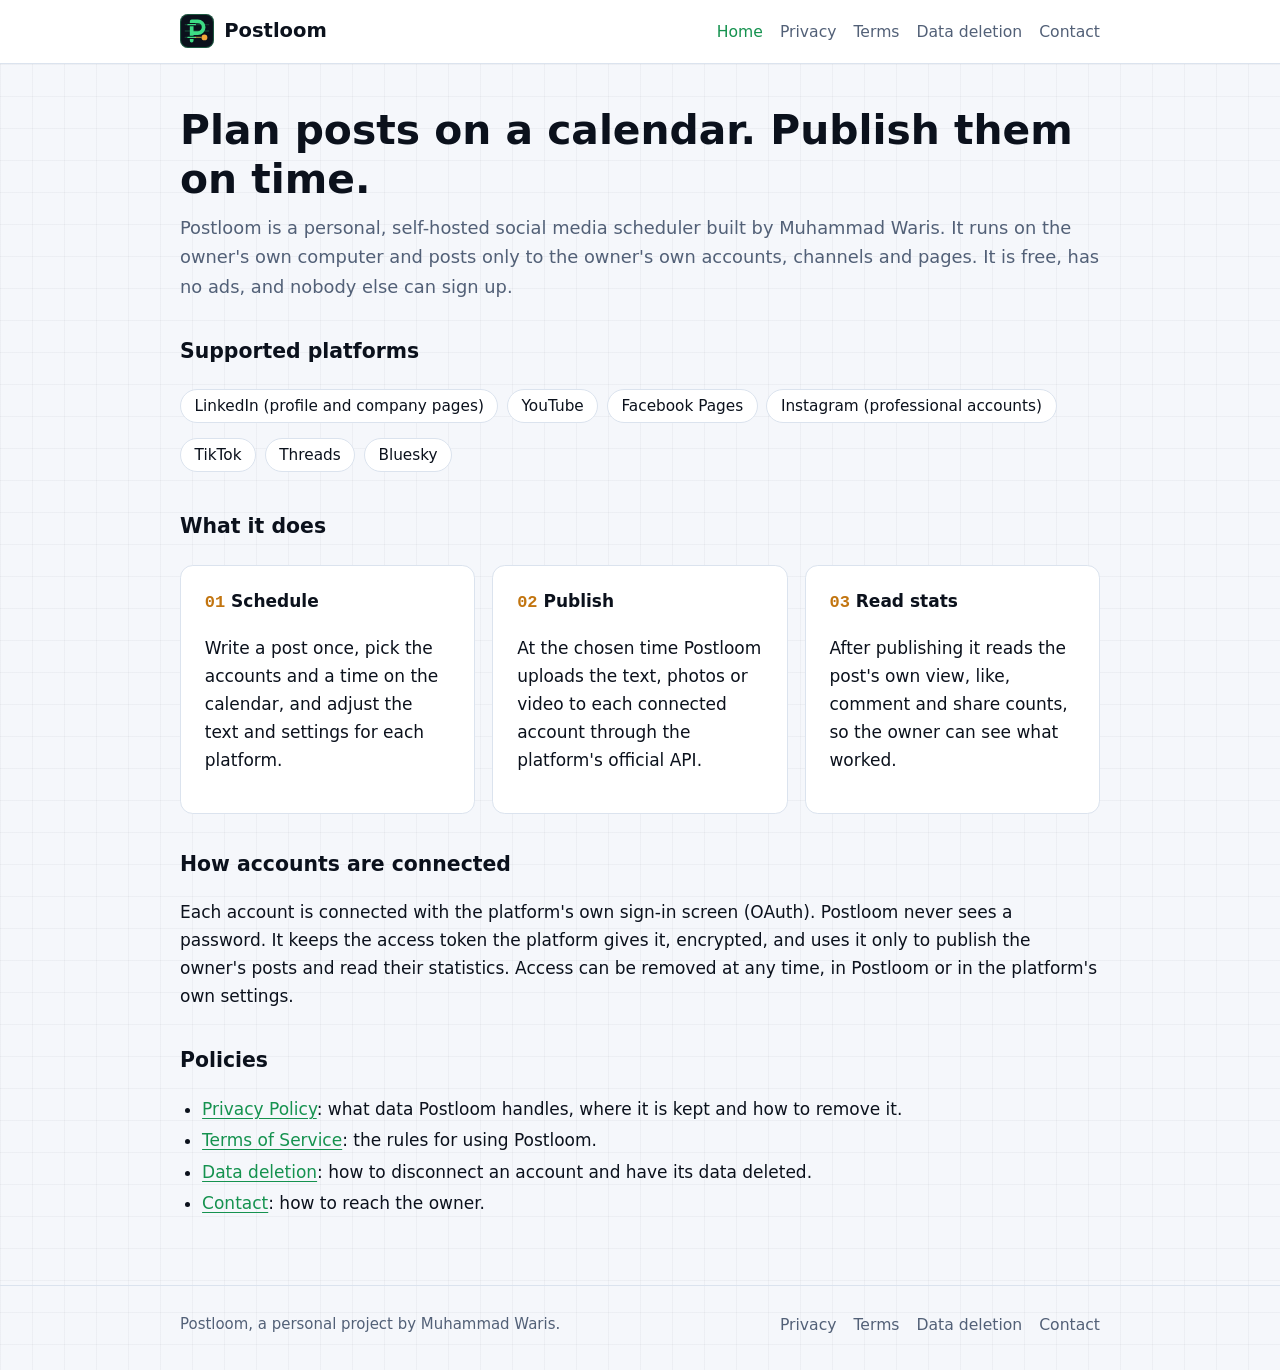
<file: index.html>
<!doctype html>
<html lang="en">
    <head>
        <meta charset="utf-8" />
        <meta name="viewport" content="width=device-width, initial-scale=1" />
        <title>Postloom: personal social media scheduler</title>
        <meta
            name="description"
            content="Postloom is a personal, self-hosted tool that schedules posts and publishes them to its owner's own social media accounts."
        />
        <link rel="icon" href="logo.svg" type="image/svg+xml" />
        <link rel="stylesheet" href="style.css" />
    </head>
    <body>
        <header>
            <div class="wrap">
                <a class="logo" href="index.html"
                    ><img src="logo.svg" alt="" />Postloom</a
                >
                <nav aria-label="Main">
                    <a href="index.html" aria-current="page">Home</a>
                    <a href="privacy.html">Privacy</a>
                    <a href="terms.html">Terms</a>
                    <a href="data-deletion.html">Data deletion</a>
                    <a href="contact.html">Contact</a>
                </nav>
            </div>
        </header>

        <main class="wrap">
            <h1>Plan posts on a calendar. Publish them on time.</h1>
            <p class="lead">
                Postloom is a personal, self-hosted social media scheduler built
                by Muhammad Waris. It runs on the owner's own computer and posts
                only to the owner's own accounts, channels and pages. It is
                free, has no ads, and nobody else can sign up.
            </p>

            <h2>Supported platforms</h2>
            <ul class="chips">
                <li>LinkedIn (profile and company pages)</li>
                <li>YouTube</li>
                <li>Facebook Pages</li>
                <li>Instagram (professional accounts)</li>
                <li>TikTok</li>
                <li>Threads</li>
                <li>Bluesky</li>
            </ul>

            <h2>What it does</h2>
            <div class="grid">
                <div class="card">
                    <h3><span class="step">01</span> Schedule</h3>
                    <p>
                        Write a post once, pick the accounts and a time on the
                        calendar, and adjust the text and settings for each
                        platform.
                    </p>
                </div>
                <div class="card">
                    <h3><span class="step">02</span> Publish</h3>
                    <p>
                        At the chosen time Postloom uploads the text, photos or
                        video to each connected account through the platform's
                        official API.
                    </p>
                </div>
                <div class="card">
                    <h3><span class="step">03</span> Read stats</h3>
                    <p>
                        After publishing it reads the post's own view, like,
                        comment and share counts, so the owner can see what
                        worked.
                    </p>
                </div>
            </div>

            <h2>How accounts are connected</h2>
            <p>
                Each account is connected with the platform's own sign-in screen
                (OAuth). Postloom never sees a password. It keeps the access
                token the platform gives it, encrypted, and uses it only to
                publish the owner's posts and read their statistics. Access can
                be removed at any time, in Postloom or in the platform's own
                settings.
            </p>

            <h2>Policies</h2>
            <ul>
                <li>
                    <a href="privacy.html">Privacy Policy</a>: what data
                    Postloom handles, where it is kept and how to remove it.
                </li>
                <li>
                    <a href="terms.html">Terms of Service</a>: the rules for
                    using Postloom.
                </li>
                <li>
                    <a href="data-deletion.html">Data deletion</a>: how to
                    disconnect an account and have its data deleted.
                </li>
                <li>
                    <a href="contact.html">Contact</a>: how to reach the owner.
                </li>
            </ul>
        </main>

        <footer>
            <div class="wrap">
                <span>Postloom, a personal project by Muhammad Waris.</span>
                <nav aria-label="Footer">
                    <a href="privacy.html">Privacy</a>
                    <a href="terms.html">Terms</a>
                    <a href="data-deletion.html">Data deletion</a>
                    <a href="contact.html">Contact</a>
                </nav>
            </div>
        </footer>
    </body>
</html>
</file>
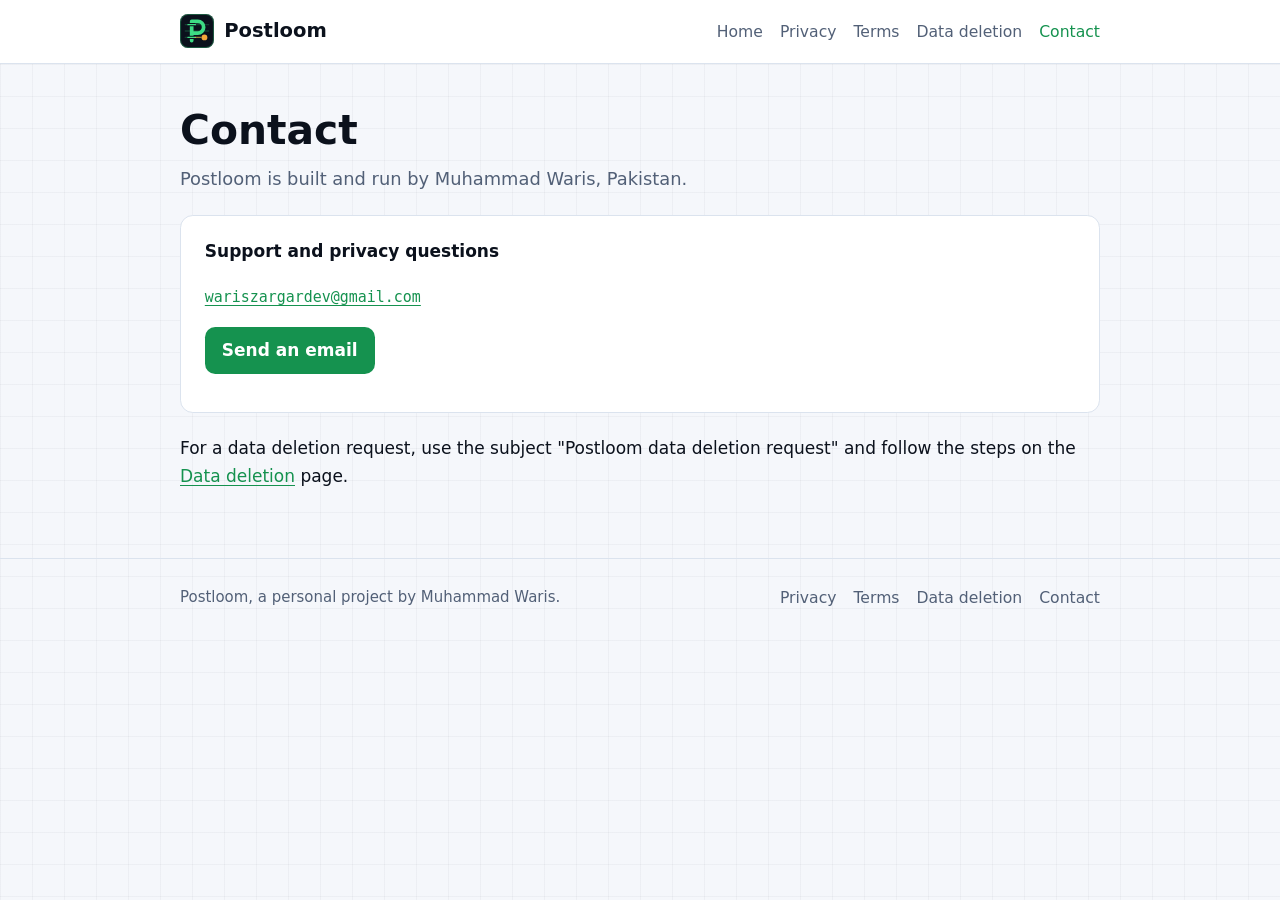
<file: contact.html>
<!doctype html>
<html lang="en">
    <head>
        <meta charset="utf-8" />
        <meta name="viewport" content="width=device-width, initial-scale=1" />
        <title>Contact · Postloom</title>
        <meta
            name="description"
            content="How to contact the owner of Postloom."
        />
        <link rel="icon" href="logo.svg" type="image/svg+xml" />
        <link rel="stylesheet" href="style.css" />
    </head>
    <body>
        <header>
            <div class="wrap">
                <a class="logo" href="index.html"
                    ><img src="logo.svg" alt="" />Postloom</a
                >
                <nav aria-label="Main">
                    <a href="index.html">Home</a>
                    <a href="privacy.html">Privacy</a>
                    <a href="terms.html">Terms</a>
                    <a href="data-deletion.html">Data deletion</a>
                    <a href="contact.html" aria-current="page">Contact</a>
                </nav>
            </div>
        </header>

        <main class="wrap">
            <h1>Contact</h1>
            <p class="lead">
                Postloom is built and run by Muhammad Waris, Pakistan.
            </p>

            <div class="card">
                <h3>Support and privacy questions</h3>
                <p>
                    <a class="mono" href="mailto:wariszargardev@gmail.com"
                        >wariszargardev@gmail.com</a
                    >
                </p>
                <p>
                    <a
                        class="button"
                        href="mailto:wariszargardev@gmail.com?subject=Postloom"
                        >Send an email</a
                    >
                </p>
            </div>

            <p>
                For a data deletion request, use the subject "Postloom data
                deletion request" and follow the steps on the
                <a href="data-deletion.html">Data deletion</a> page.
            </p>
        </main>

        <footer>
            <div class="wrap">
                <span>Postloom, a personal project by Muhammad Waris.</span>
                <nav aria-label="Footer">
                    <a href="privacy.html">Privacy</a>
                    <a href="terms.html">Terms</a>
                    <a href="data-deletion.html">Data deletion</a>
                    <a href="contact.html">Contact</a>
                </nav>
            </div>
        </footer>
    </body>
</html>
</file>
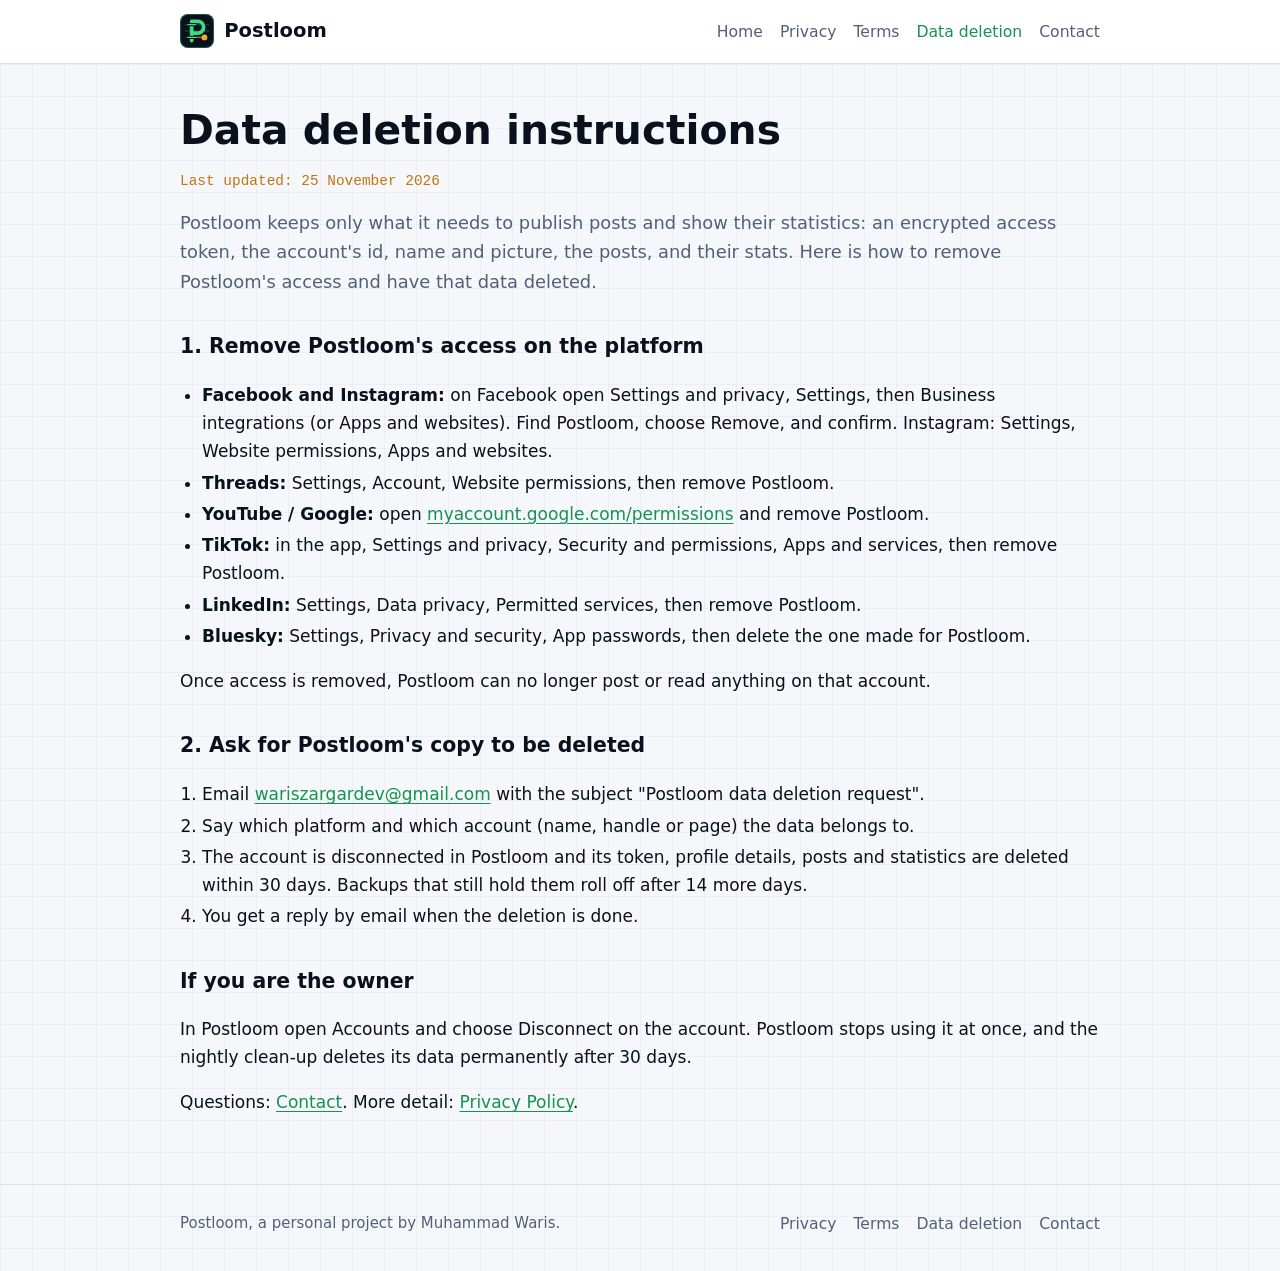
<file: data-deletion.html>
<!doctype html>
<html lang="en">
    <head>
        <meta charset="utf-8" />
        <meta name="viewport" content="width=device-width, initial-scale=1" />
        <title>Data Deletion · Postloom</title>
        <meta
            name="description"
            content="How to disconnect Postloom and have your data deleted."
        />
        <link rel="icon" href="logo.svg" type="image/svg+xml" />
        <link rel="stylesheet" href="style.css" />
    </head>
    <body>
        <header>
            <div class="wrap">
                <a class="logo" href="index.html"
                    ><img src="logo.svg" alt="" />Postloom</a
                >
                <nav aria-label="Main">
                    <a href="index.html">Home</a>
                    <a href="privacy.html">Privacy</a>
                    <a href="terms.html">Terms</a>
                    <a href="data-deletion.html" aria-current="page"
                        >Data deletion</a
                    >
                    <a href="contact.html">Contact</a>
                </nav>
            </div>
        </header>

        <main class="wrap">
            <h1>Data deletion instructions</h1>
            <p class="updated">Last updated: 25 November 2026</p>
            <p class="lead">
                Postloom keeps only what it needs to publish posts and show
                their statistics: an encrypted access token, the account's id,
                name and picture, the posts, and their stats. Here is how to
                remove Postloom's access and have that data deleted.
            </p>

            <h2>1. Remove Postloom's access on the platform</h2>
            <ul>
                <li>
                    <strong>Facebook and Instagram:</strong> on Facebook open
                    Settings and privacy, Settings, then Business integrations
                    (or Apps and websites). Find Postloom, choose Remove, and
                    confirm. Instagram: Settings, Website permissions, Apps and
                    websites.
                </li>
                <li>
                    <strong>Threads:</strong> Settings, Account, Website
                    permissions, then remove Postloom.
                </li>
                <li>
                    <strong>YouTube / Google:</strong> open
                    <a href="https://myaccount.google.com/permissions"
                        >myaccount.google.com/permissions</a
                    >
                    and remove Postloom.
                </li>
                <li>
                    <strong>TikTok:</strong> in the app, Settings and privacy,
                    Security and permissions, Apps and services, then remove
                    Postloom.
                </li>
                <li>
                    <strong>LinkedIn:</strong> Settings, Data privacy, Permitted
                    services, then remove Postloom.
                </li>
                <li>
                    <strong>Bluesky:</strong> Settings, Privacy and security,
                    App passwords, then delete the one made for Postloom.
                </li>
            </ul>
            <p>
                Once access is removed, Postloom can no longer post or read
                anything on that account.
            </p>

            <h2>2. Ask for Postloom's copy to be deleted</h2>
            <ol>
                <li>
                    Email
                    <a
                        href="mailto:wariszargardev@gmail.com?subject=Postloom%20data%20deletion%20request"
                        >wariszargardev@gmail.com</a
                    >
                    with the subject "Postloom data deletion request".
                </li>
                <li>
                    Say which platform and which account (name, handle or page)
                    the data belongs to.
                </li>
                <li>
                    The account is disconnected in Postloom and its token,
                    profile details, posts and statistics are deleted within 30
                    days. Backups that still hold them roll off after 14 more
                    days.
                </li>
                <li>You get a reply by email when the deletion is done.</li>
            </ol>

            <h2>If you are the owner</h2>
            <p>
                In Postloom open Accounts and choose Disconnect on the account.
                Postloom stops using it at once, and the nightly clean-up
                deletes its data permanently after 30 days.
            </p>

            <p>
                Questions: <a href="contact.html">Contact</a>. More detail:
                <a href="privacy.html">Privacy Policy</a>.
            </p>
        </main>

        <footer>
            <div class="wrap">
                <span>Postloom, a personal project by Muhammad Waris.</span>
                <nav aria-label="Footer">
                    <a href="privacy.html">Privacy</a>
                    <a href="terms.html">Terms</a>
                    <a href="data-deletion.html">Data deletion</a>
                    <a href="contact.html">Contact</a>
                </nav>
            </div>
        </footer>
    </body>
</html>
</file>
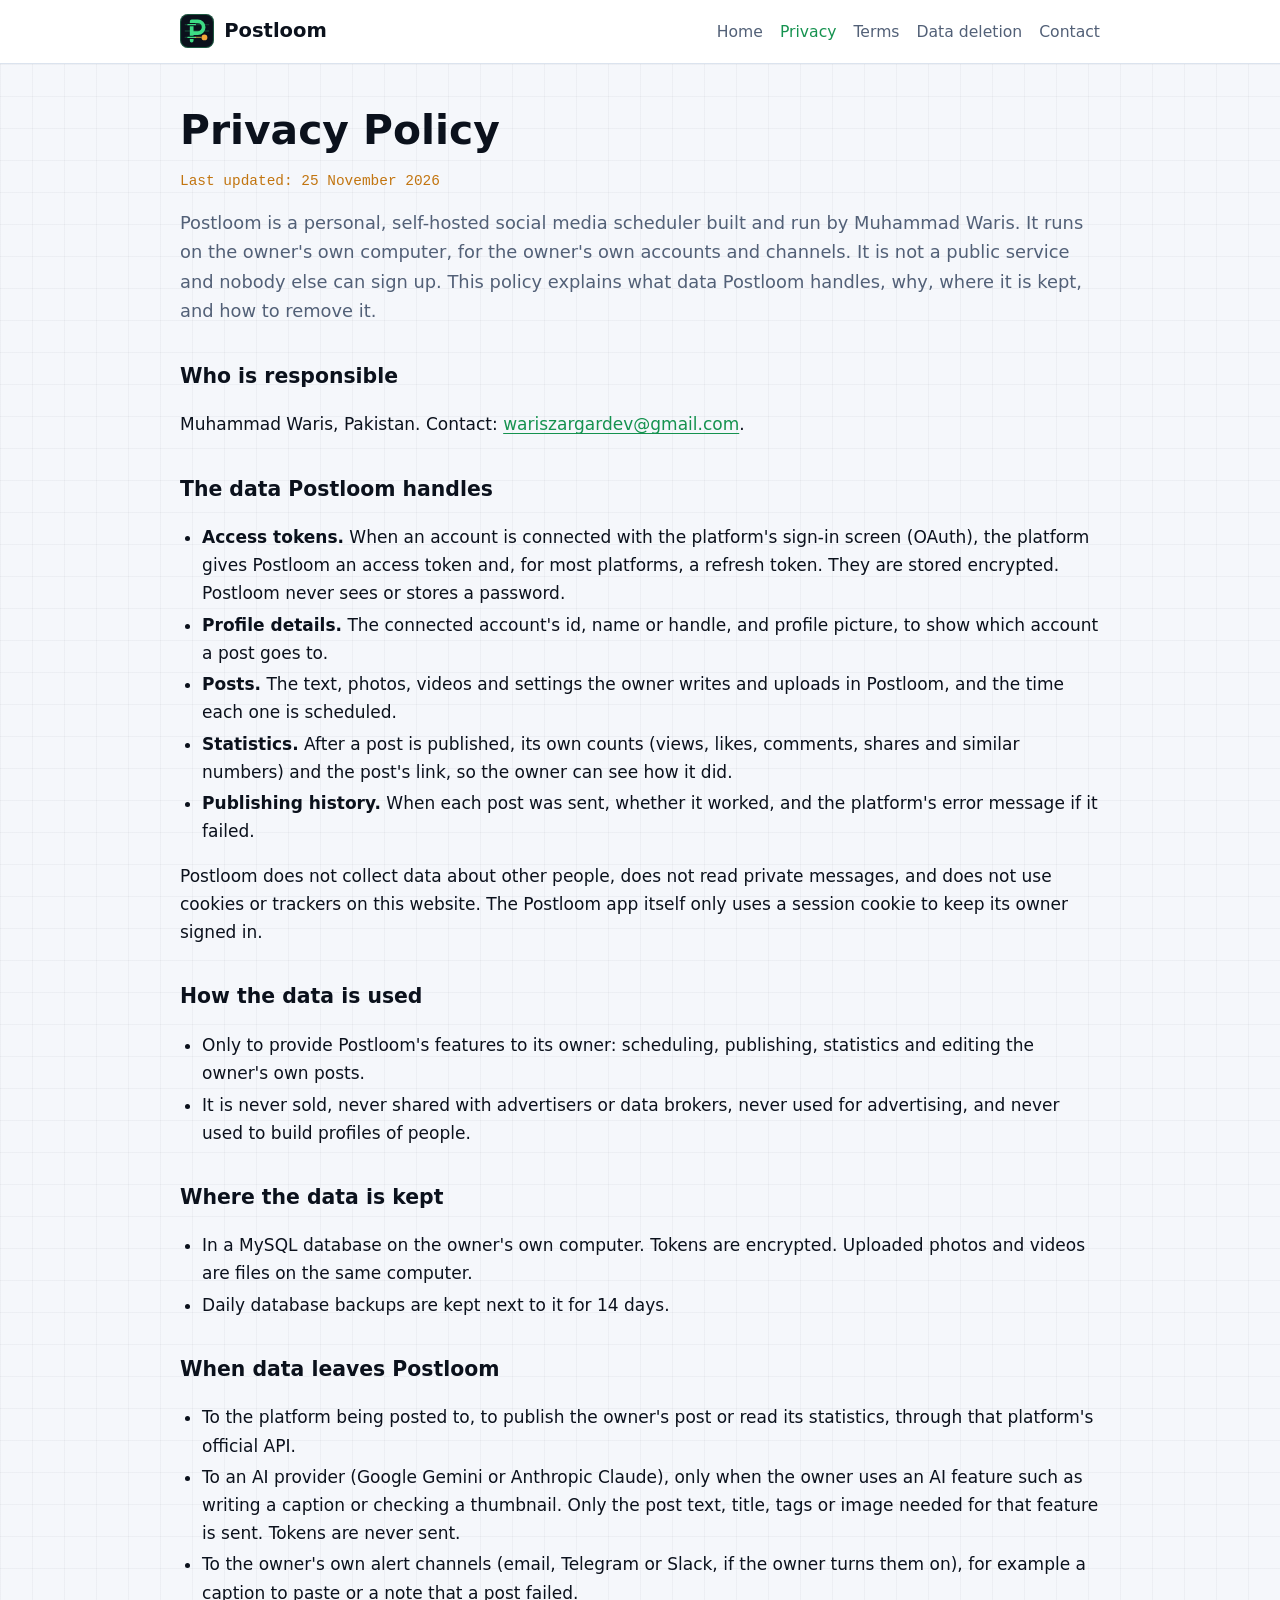
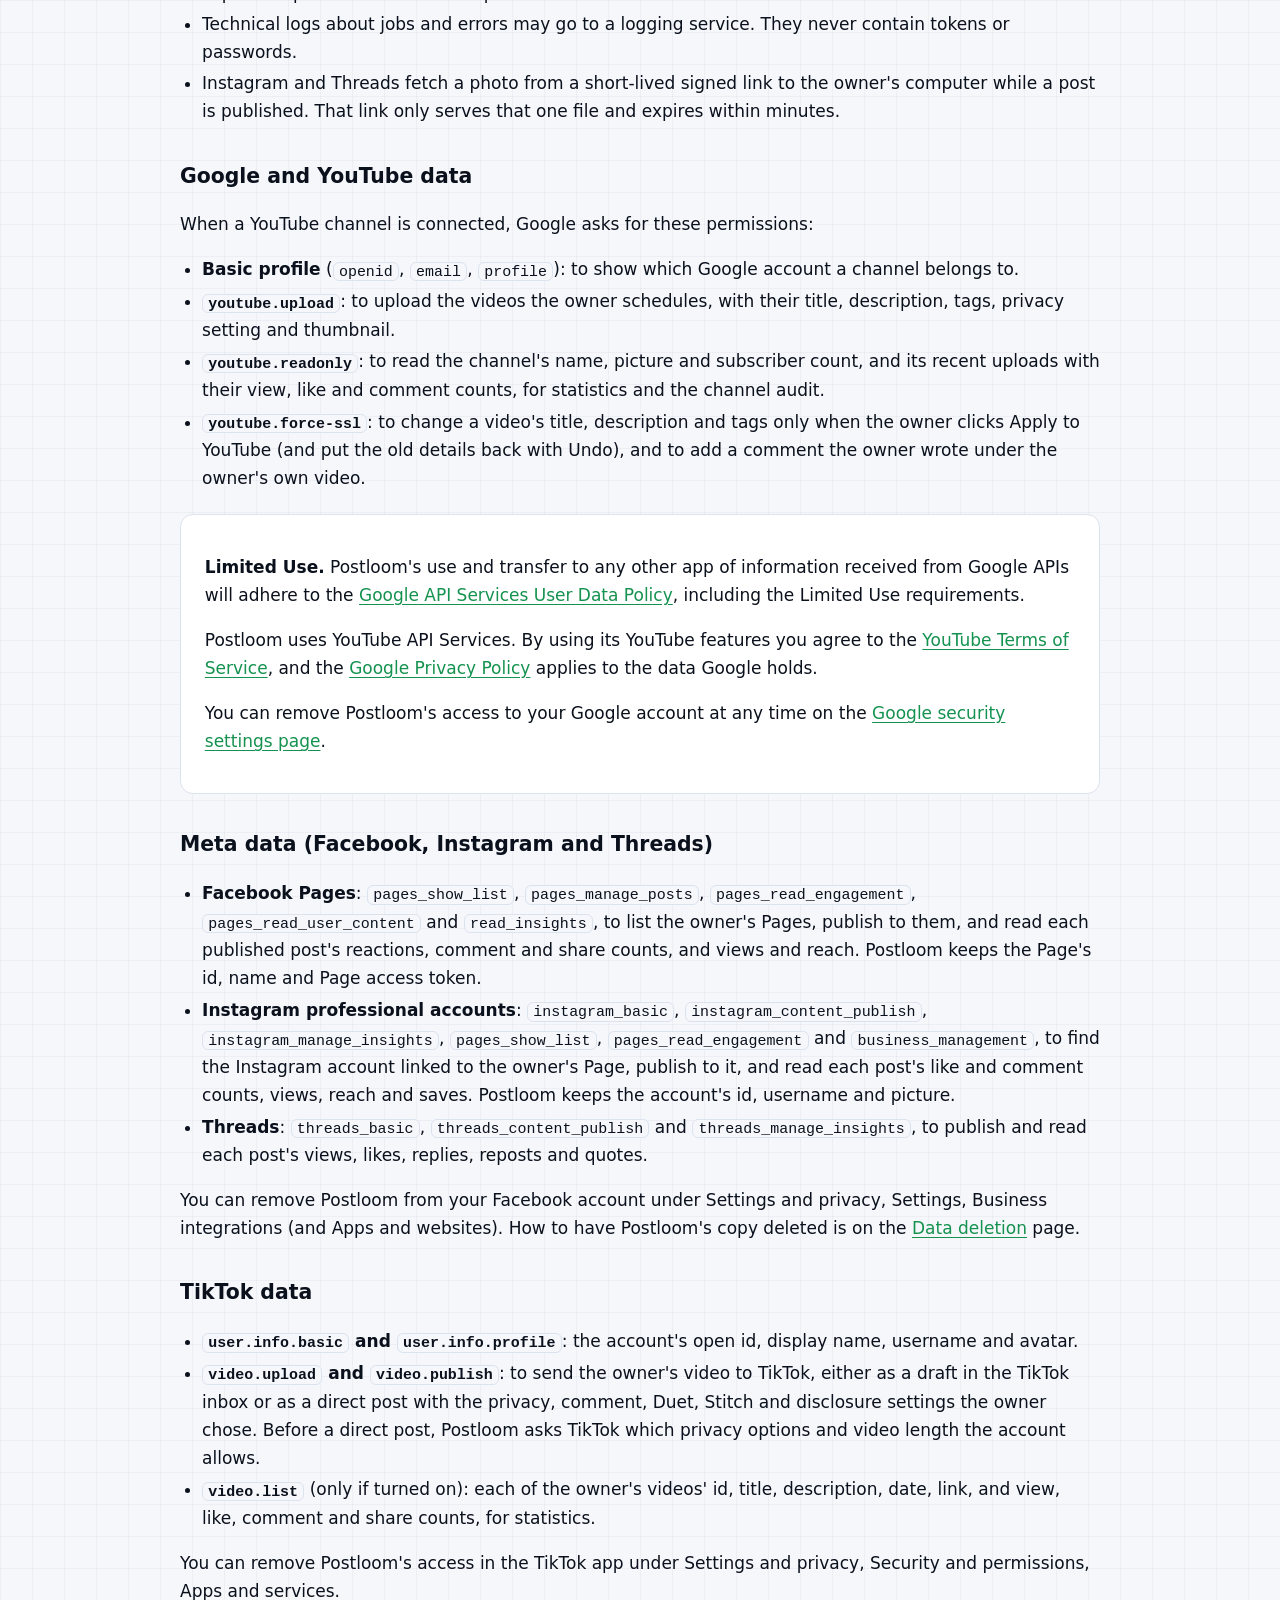
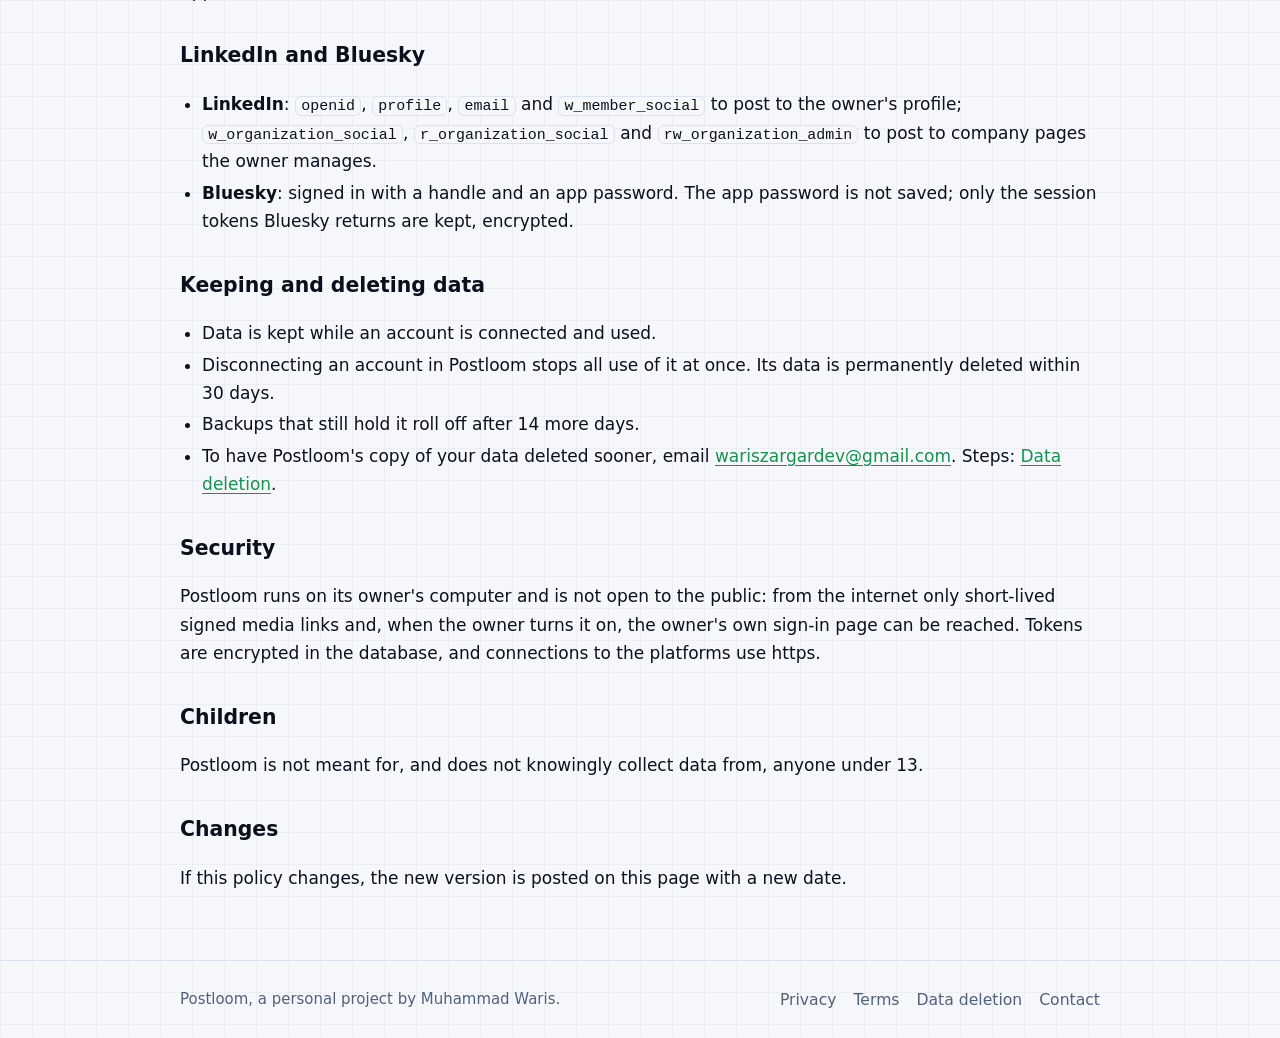
<file: privacy.html>
<!doctype html>
<html lang="en">
    <head>
        <meta charset="utf-8" />
        <meta name="viewport" content="width=device-width, initial-scale=1" />
        <title>Privacy Policy · Postloom</title>
        <meta
            name="description"
            content="What data Postloom handles, why, where it is kept, and how to remove it."
        />
        <link rel="icon" href="logo.svg" type="image/svg+xml" />
        <link rel="stylesheet" href="style.css" />
    </head>
    <body>
        <header>
            <div class="wrap">
                <a class="logo" href="index.html"
                    ><img src="logo.svg" alt="" />Postloom</a
                >
                <nav aria-label="Main">
                    <a href="index.html">Home</a>
                    <a href="privacy.html" aria-current="page">Privacy</a>
                    <a href="terms.html">Terms</a>
                    <a href="data-deletion.html">Data deletion</a>
                    <a href="contact.html">Contact</a>
                </nav>
            </div>
        </header>

        <main class="wrap">
            <h1>Privacy Policy</h1>
            <p class="updated">Last updated: 25 November 2026</p>
            <p class="lead">
                Postloom is a personal, self-hosted social media scheduler built
                and run by Muhammad Waris. It runs on the owner's own computer,
                for the owner's own accounts and channels. It is not a public
                service and nobody else can sign up. This policy explains what
                data Postloom handles, why, where it is kept, and how to remove
                it.
            </p>

            <h2>Who is responsible</h2>
            <p>
                Muhammad Waris, Pakistan. Contact:
                <a href="mailto:wariszargardev@gmail.com">wariszargardev@gmail.com</a>.
            </p>

            <h2>The data Postloom handles</h2>
            <ul>
                <li>
                    <strong>Access tokens.</strong> When an account is connected
                    with the platform's sign-in screen (OAuth), the platform
                    gives Postloom an access token and, for most platforms, a
                    refresh token. They are stored encrypted. Postloom never
                    sees or stores a password.
                </li>
                <li>
                    <strong>Profile details.</strong> The connected account's
                    id, name or handle, and profile picture, to show which
                    account a post goes to.
                </li>
                <li>
                    <strong>Posts.</strong> The text, photos, videos and
                    settings the owner writes and uploads in Postloom, and the
                    time each one is scheduled.
                </li>
                <li>
                    <strong>Statistics.</strong> After a post is published, its
                    own counts (views, likes, comments, shares and similar
                    numbers) and the post's link, so the owner can see how it
                    did.
                </li>
                <li>
                    <strong>Publishing history.</strong> When each post was
                    sent, whether it worked, and the platform's error message if
                    it failed.
                </li>
            </ul>
            <p>
                Postloom does not collect data about other people, does not read
                private messages, and does not use cookies or trackers on this
                website. The Postloom app itself only uses a session cookie to
                keep its owner signed in.
            </p>

            <h2>How the data is used</h2>
            <ul>
                <li>
                    Only to provide Postloom's features to its owner:
                    scheduling, publishing, statistics and editing the owner's
                    own posts.
                </li>
                <li>
                    It is never sold, never shared with advertisers or data
                    brokers, never used for advertising, and never used to build
                    profiles of people.
                </li>
            </ul>

            <h2>Where the data is kept</h2>
            <ul>
                <li>
                    In a MySQL database on the owner's own computer. Tokens are
                    encrypted. Uploaded photos and videos are files on the same
                    computer.
                </li>
                <li>Daily database backups are kept next to it for 14 days.</li>
            </ul>

            <h2>When data leaves Postloom</h2>
            <ul>
                <li>
                    To the platform being posted to, to publish the owner's post
                    or read its statistics, through that platform's official
                    API.
                </li>
                <li>
                    To an AI provider (Google Gemini or Anthropic Claude), only
                    when the owner uses an AI feature such as writing a caption
                    or checking a thumbnail. Only the post text, title, tags or
                    image needed for that feature is sent. Tokens are never
                    sent.
                </li>
                <li>
                    To the owner's own alert channels (email, Telegram or Slack,
                    if the owner turns them on), for example a caption to paste
                    or a note that a post failed.
                </li>
                <li>
                    Technical logs about jobs and errors may go to a logging
                    service. They never contain tokens or passwords.
                </li>
                <li>
                    Instagram and Threads fetch a photo from a short-lived
                    signed link to the owner's computer while a post is
                    published. That link only serves that one file and expires
                    within minutes.
                </li>
            </ul>

            <h2>Google and YouTube data</h2>
            <p>
                When a YouTube channel is connected, Google asks for these
                permissions:
            </p>
            <ul>
                <li>
                    <strong>Basic profile</strong> (<code>openid</code>,
                    <code>email</code>, <code>profile</code>): to show which
                    Google account a channel belongs to.
                </li>
                <li>
                    <strong><code>youtube.upload</code></strong
                    >: to upload the videos the owner schedules, with their
                    title, description, tags, privacy setting and thumbnail.
                </li>
                <li>
                    <strong><code>youtube.readonly</code></strong
                    >: to read the channel's name, picture and subscriber count,
                    and its recent uploads with their view, like and comment
                    counts, for statistics and the channel audit.
                </li>
                <li>
                    <strong><code>youtube.force-ssl</code></strong
                    >: to change a video's title, description and tags only when
                    the owner clicks Apply to YouTube (and put the old details
                    back with Undo), and to add a comment the owner wrote under
                    the owner's own video.
                </li>
            </ul>
            <div class="card">
                <p>
                    <strong>Limited Use.</strong> Postloom's use and transfer to
                    any other app of information received from Google APIs will
                    adhere to the
                    <a
                        href="https://developers.google.com/terms/api-services-user-data-policy"
                        >Google API Services User Data Policy</a
                    >, including the Limited Use requirements.
                </p>
                <p>
                    Postloom uses YouTube API Services. By using its YouTube
                    features you agree to the
                    <a href="https://www.youtube.com/t/terms"
                        >YouTube Terms of Service</a
                    >, and the
                    <a href="https://policies.google.com/privacy"
                        >Google Privacy Policy</a
                    >
                    applies to the data Google holds.
                </p>
                <p>
                    You can remove Postloom's access to your Google account at
                    any time on the
                    <a href="https://myaccount.google.com/permissions"
                        >Google security settings page</a
                    >.
                </p>
            </div>

            <h2>Meta data (Facebook, Instagram and Threads)</h2>
            <ul>
                <li>
                    <strong>Facebook Pages</strong>:
                    <code>pages_show_list</code>,
                    <code>pages_manage_posts</code>,
                    <code>pages_read_engagement</code>,
                    <code>pages_read_user_content</code> and
                    <code>read_insights</code>, to list the owner's Pages,
                    publish to them, and read each published post's reactions,
                    comment and share counts, and views and reach. Postloom
                    keeps the Page's id, name and Page access token.
                </li>
                <li>
                    <strong>Instagram professional accounts</strong>:
                    <code>instagram_basic</code>,
                    <code>instagram_content_publish</code>,
                    <code>instagram_manage_insights</code>,
                    <code>pages_show_list</code>,
                    <code>pages_read_engagement</code> and
                    <code>business_management</code>, to find the Instagram
                    account linked to the owner's Page, publish to it, and read
                    each post's like and comment counts, views, reach and saves.
                    Postloom keeps the account's id, username and picture.
                </li>
                <li>
                    <strong>Threads</strong>: <code>threads_basic</code>,
                    <code>threads_content_publish</code> and
                    <code>threads_manage_insights</code>, to publish and read
                    each post's views, likes, replies, reposts and quotes.
                </li>
            </ul>
            <p>
                You can remove Postloom from your Facebook account under
                Settings and privacy, Settings, Business integrations (and Apps
                and websites). How to have Postloom's copy deleted is on the
                <a href="data-deletion.html">Data deletion</a> page.
            </p>

            <h2>TikTok data</h2>
            <ul>
                <li>
                    <strong
                        ><code>user.info.basic</code> and
                        <code>user.info.profile</code></strong
                    >: the account's open id, display name, username and avatar.
                </li>
                <li>
                    <strong
                        ><code>video.upload</code> and
                        <code>video.publish</code></strong
                    >: to send the owner's video to TikTok, either as a draft in
                    the TikTok inbox or as a direct post with the privacy,
                    comment, Duet, Stitch and disclosure settings the owner
                    chose. Before a direct post, Postloom asks TikTok which
                    privacy options and video length the account allows.
                </li>
                <li>
                    <strong><code>video.list</code></strong> (only if turned
                    on): each of the owner's videos' id, title, description,
                    date, link, and view, like, comment and share counts, for
                    statistics.
                </li>
            </ul>
            <p>
                You can remove Postloom's access in the TikTok app under
                Settings and privacy, Security and permissions, Apps and
                services.
            </p>

            <h2>LinkedIn and Bluesky</h2>
            <ul>
                <li>
                    <strong>LinkedIn</strong>: <code>openid</code>,
                    <code>profile</code>, <code>email</code> and
                    <code>w_member_social</code> to post to the owner's profile;
                    <code>w_organization_social</code>,
                    <code>r_organization_social</code> and
                    <code>rw_organization_admin</code> to post to company pages
                    the owner manages.
                </li>
                <li>
                    <strong>Bluesky</strong>: signed in with a handle and an app
                    password. The app password is not saved; only the session
                    tokens Bluesky returns are kept, encrypted.
                </li>
            </ul>

            <h2>Keeping and deleting data</h2>
            <ul>
                <li>Data is kept while an account is connected and used.</li>
                <li>
                    Disconnecting an account in Postloom stops all use of it at
                    once. Its data is permanently deleted within 30 days.
                </li>
                <li>Backups that still hold it roll off after 14 more days.</li>
                <li>
                    To have Postloom's copy of your data deleted sooner, email
                    <a href="mailto:wariszargardev@gmail.com">wariszargardev@gmail.com</a>. Steps:
                    <a href="data-deletion.html">Data deletion</a>.
                </li>
            </ul>

            <h2>Security</h2>
            <p>
                Postloom runs on its owner's computer and is not open to the
                public: from the internet only short-lived signed media links
                and, when the owner turns it on, the owner's own sign-in page
                can be reached. Tokens are encrypted in the database, and
                connections to the platforms use https.
            </p>

            <h2>Children</h2>
            <p>
                Postloom is not meant for, and does not knowingly collect data
                from, anyone under 13.
            </p>

            <h2>Changes</h2>
            <p>
                If this policy changes, the new version is posted on this page
                with a new date.
            </p>
        </main>

        <footer>
            <div class="wrap">
                <span>Postloom, a personal project by Muhammad Waris.</span>
                <nav aria-label="Footer">
                    <a href="privacy.html">Privacy</a>
                    <a href="terms.html">Terms</a>
                    <a href="data-deletion.html">Data deletion</a>
                    <a href="contact.html">Contact</a>
                </nav>
            </div>
        </footer>
    </body>
</html>
</file>
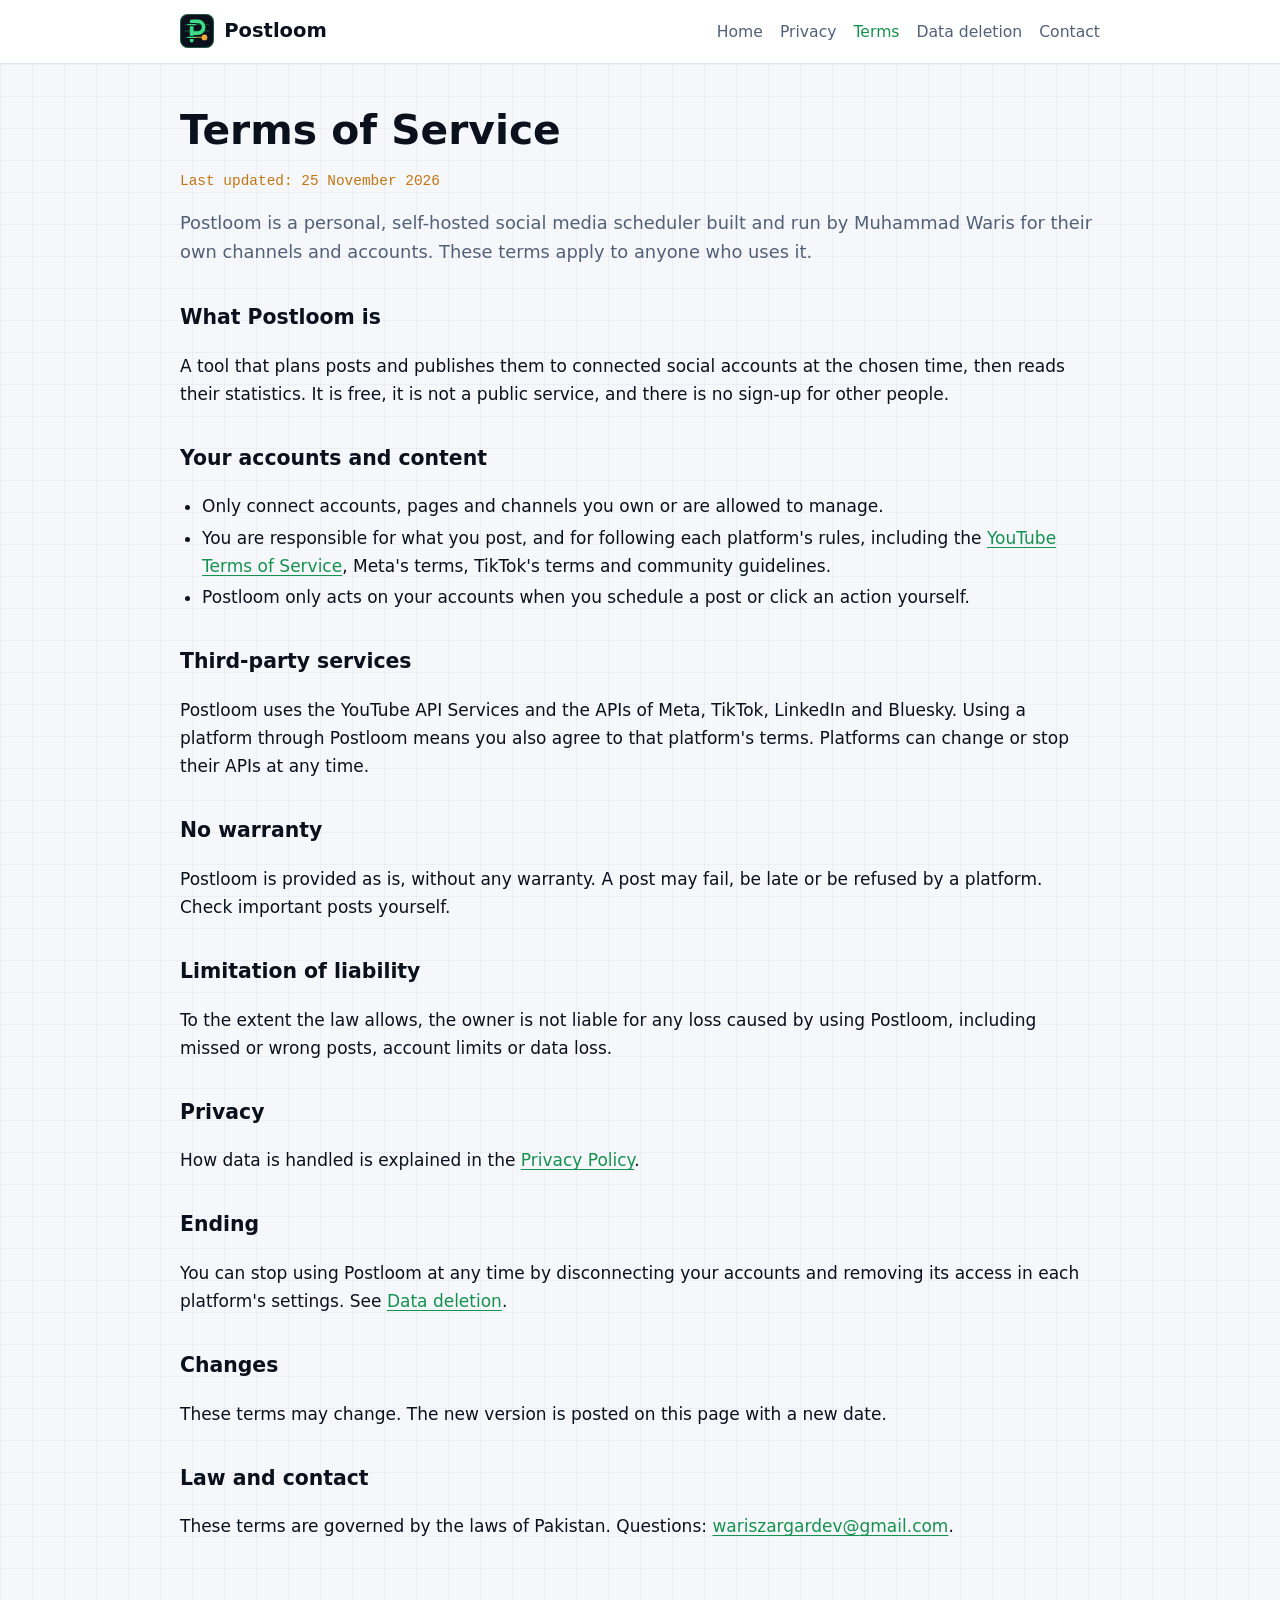
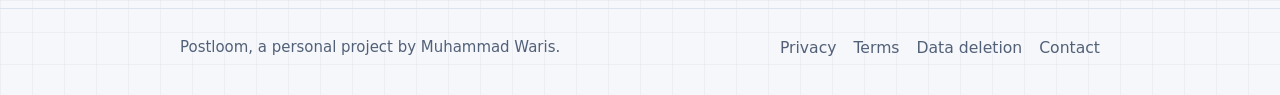
<file: terms.html>
<!doctype html>
<html lang="en">
    <head>
        <meta charset="utf-8" />
        <meta name="viewport" content="width=device-width, initial-scale=1" />
        <title>Terms of Service · Postloom</title>
        <meta
            name="description"
            content="The terms for using Postloom, a personal social media scheduler."
        />
        <link rel="icon" href="logo.svg" type="image/svg+xml" />
        <link rel="stylesheet" href="style.css" />
    </head>
    <body>
        <header>
            <div class="wrap">
                <a class="logo" href="index.html"
                    ><img src="logo.svg" alt="" />Postloom</a
                >
                <nav aria-label="Main">
                    <a href="index.html">Home</a>
                    <a href="privacy.html">Privacy</a>
                    <a href="terms.html" aria-current="page">Terms</a>
                    <a href="data-deletion.html">Data deletion</a>
                    <a href="contact.html">Contact</a>
                </nav>
            </div>
        </header>

        <main class="wrap">
            <h1>Terms of Service</h1>
            <p class="updated">Last updated: 25 November 2026</p>
            <p class="lead">
                Postloom is a personal, self-hosted social media scheduler built
                and run by Muhammad Waris for their own channels and accounts.
                These terms apply to anyone who uses it.
            </p>

            <h2>What Postloom is</h2>
            <p>
                A tool that plans posts and publishes them to connected social
                accounts at the chosen time, then reads their statistics. It is
                free, it is not a public service, and there is no sign-up for
                other people.
            </p>

            <h2>Your accounts and content</h2>
            <ul>
                <li>
                    Only connect accounts, pages and channels you own or are
                    allowed to manage.
                </li>
                <li>
                    You are responsible for what you post, and for following
                    each platform's rules, including the
                    <a href="https://www.youtube.com/t/terms"
                        >YouTube Terms of Service</a
                    >, Meta's terms, TikTok's terms and community guidelines.
                </li>
                <li>
                    Postloom only acts on your accounts when you schedule a post
                    or click an action yourself.
                </li>
            </ul>

            <h2>Third-party services</h2>
            <p>
                Postloom uses the YouTube API Services and the APIs of Meta,
                TikTok, LinkedIn and Bluesky. Using a platform through Postloom
                means you also agree to that platform's terms. Platforms can
                change or stop their APIs at any time.
            </p>

            <h2>No warranty</h2>
            <p>
                Postloom is provided as is, without any warranty. A post may
                fail, be late or be refused by a platform. Check important posts
                yourself.
            </p>

            <h2>Limitation of liability</h2>
            <p>
                To the extent the law allows, the owner is not liable for any
                loss caused by using Postloom, including missed or wrong posts,
                account limits or data loss.
            </p>

            <h2>Privacy</h2>
            <p>
                How data is handled is explained in the
                <a href="privacy.html">Privacy Policy</a>.
            </p>

            <h2>Ending</h2>
            <p>
                You can stop using Postloom at any time by disconnecting your
                accounts and removing its access in each platform's settings.
                See
                <a href="data-deletion.html">Data deletion</a>.
            </p>

            <h2>Changes</h2>
            <p>
                These terms may change. The new version is posted on this page
                with a new date.
            </p>

            <h2>Law and contact</h2>
            <p>
                These terms are governed by the laws of Pakistan. Questions:
                <a href="mailto:wariszargardev@gmail.com">wariszargardev@gmail.com</a>.
            </p>
        </main>

        <footer>
            <div class="wrap">
                <span>Postloom, a personal project by Muhammad Waris.</span>
                <nav aria-label="Footer">
                    <a href="privacy.html">Privacy</a>
                    <a href="terms.html">Terms</a>
                    <a href="data-deletion.html">Data deletion</a>
                    <a href="contact.html">Contact</a>
                </nav>
            </div>
        </footer>
    </body>
</html>
</file>
<file: style.css>
:root {
    --bg: #0b111c;
    --card: #111a2b;
    --text: #e5e9f2;
    --muted: #94a3b8;
    --brand: #3ddc84;
    --brand-ink: #04170c;
    --amber: #f5a83a;
    --border: #1f2b40;
    --grid: rgb(148 163 184 / 0.045);
    --sans:
        'Inter', ui-sans-serif, system-ui, -apple-system, 'Segoe UI', Roboto,
        sans-serif;
    --mono:
        'JetBrains Mono', ui-monospace, SFMono-Regular, Menlo, Consolas,
        monospace;
    color-scheme: dark;
}

@media (prefers-color-scheme: light) {
    :root {
        --bg: #f5f7fb;
        --card: #ffffff;
        --text: #0b111c;
        --muted: #526077;
        --brand: #15924f;
        --brand-ink: #ffffff;
        --amber: #c27510;
        --border: #dbe3ee;
        --grid: rgb(15 23 42 / 0.035);
        color-scheme: light;
    }
}

* {
    box-sizing: border-box;
}

html {
    font-size: 106.25%;
    -webkit-text-size-adjust: 100%;
}

body {
    margin: 0;
    background-color: var(--bg);
    background-image:
        linear-gradient(var(--grid) 1px, transparent 1px),
        linear-gradient(90deg, var(--grid) 1px, transparent 1px);
    background-size: 32px 32px;
    color: var(--text);
    font-family: var(--sans);
    line-height: 1.65;
}

a {
    color: var(--brand);
    text-underline-offset: 3px;
}

a:focus-visible {
    outline: 2px solid var(--brand);
    outline-offset: 2px;
    border-radius: 4px;
}

code,
.mono {
    font-family: var(--mono);
    font-size: 0.88em;
}

code {
    background: var(--bg);
    border: 1px solid var(--border);
    border-radius: 6px;
    padding: 0.05em 0.35em;
    overflow-wrap: anywhere;
}

.wrap {
    width: 100%;
    max-width: 56rem;
    margin: 0 auto;
    padding: 0 16px;
}

header {
    border-bottom: 1px solid var(--border);
    background: var(--card);
}

header .wrap {
    display: flex;
    flex-wrap: wrap;
    align-items: center;
    justify-content: space-between;
    gap: 0.5rem 1.5rem;
    padding-top: 0.85rem;
    padding-bottom: 0.85rem;
}

.logo {
    display: flex;
    align-items: center;
    gap: 0.6rem;
    color: var(--text);
    font-weight: 800;
    font-size: 1.15rem;
    text-decoration: none;
}

.logo img {
    width: 34px;
    height: 34px;
}

nav {
    display: flex;
    flex-wrap: wrap;
    gap: 0.25rem 1rem;
    font-size: 0.92rem;
}

nav a {
    color: var(--muted);
    text-decoration: none;
}

nav a:hover,
nav a[aria-current='page'] {
    color: var(--brand);
}

main.wrap {
    padding-top: 2.5rem;
    padding-bottom: 3rem;
}

h1 {
    font-size: clamp(1.7rem, 5vw, 2.4rem);
    line-height: 1.2;
    margin: 0 0 0.5rem;
    font-weight: 800;
}

h2 {
    font-size: 1.2rem;
    margin: 2rem 0 0.5rem;
}

h3 {
    font-size: 1rem;
    margin: 1.25rem 0 0.25rem;
}

.lead {
    color: var(--muted);
    font-size: 1.05rem;
    margin-top: 0;
}

.updated {
    color: var(--amber);
    font-family: var(--mono);
    font-size: 0.85rem;
}

.card {
    background: var(--card);
    border: 1px solid var(--border);
    border-radius: 0.75rem;
    padding: 1.25rem 1.4rem;
    margin: 1.25rem 0;
}

.grid {
    display: grid;
    grid-template-columns: repeat(auto-fit, minmax(14rem, 1fr));
    gap: 1rem;
    margin: 1.25rem 0;
}

.grid .card {
    margin: 0;
}

.card h3 {
    margin-top: 0;
}

.chips {
    display: flex;
    flex-wrap: wrap;
    gap: 0.5rem;
    padding: 0;
    list-style: none;
}

.chips li {
    border: 1px solid var(--border);
    background: var(--card);
    border-radius: 999px;
    padding: 0.2rem 0.8rem;
    font-size: 0.9rem;
}

.step {
    color: var(--amber);
    font-family: var(--mono);
    font-weight: 700;
}

.button {
    display: inline-block;
    background: var(--brand);
    color: var(--brand-ink);
    border-radius: 0.6rem;
    padding: 0.55rem 1rem;
    font-weight: 600;
    text-decoration: none;
}

.table-wrap {
    overflow-x: auto;
}

table {
    width: 100%;
    border-collapse: collapse;
    font-size: 0.92rem;
}

th,
td {
    text-align: left;
    vertical-align: top;
    padding: 0.5rem 0.6rem;
    border-bottom: 1px solid var(--border);
}

th {
    color: var(--muted);
    font-weight: 600;
}

ul,
ol {
    padding-left: 1.3rem;
}

li {
    margin: 0.2rem 0;
}

footer {
    border-top: 1px solid var(--border);
    color: var(--muted);
    font-size: 0.88rem;
    padding: 1.5rem 0 2rem;
}

footer .wrap {
    display: flex;
    flex-wrap: wrap;
    justify-content: space-between;
    gap: 0.5rem 1.5rem;
}

footer nav a {
    color: var(--muted);
}
</file>
